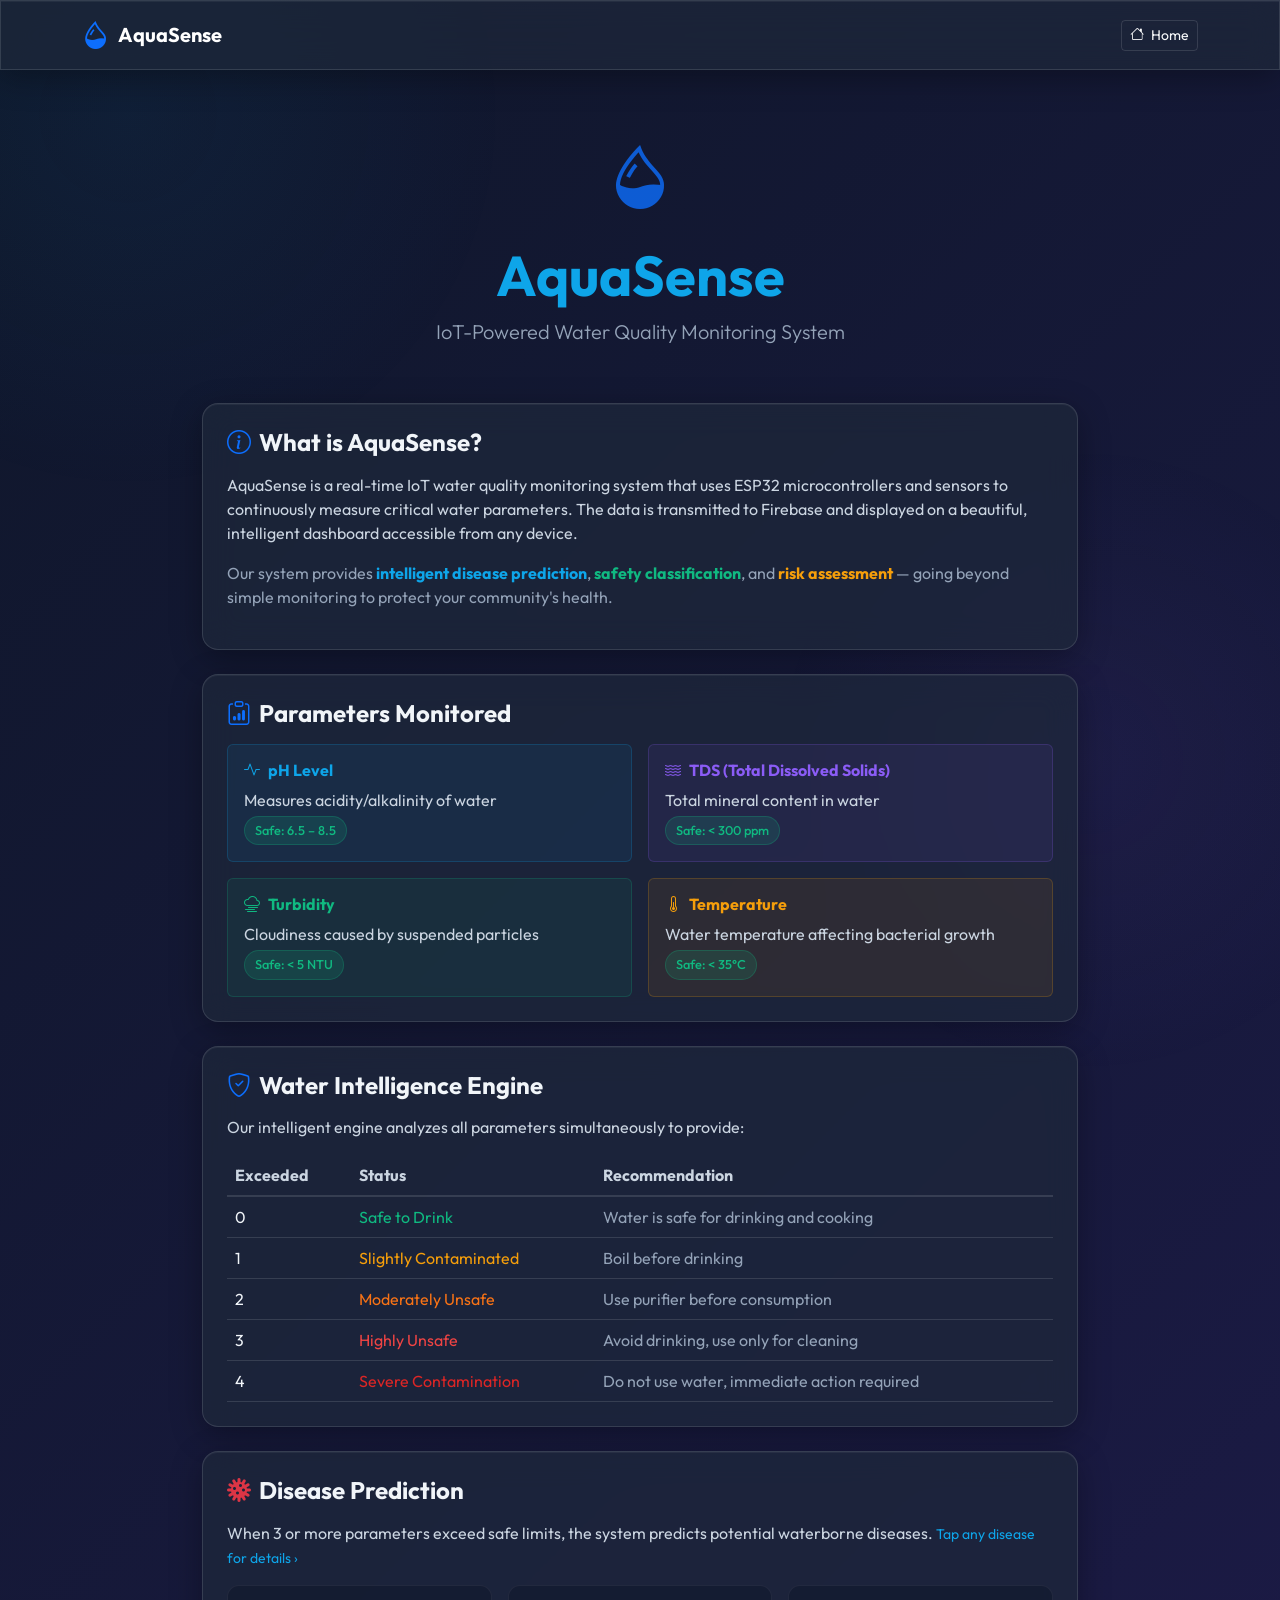
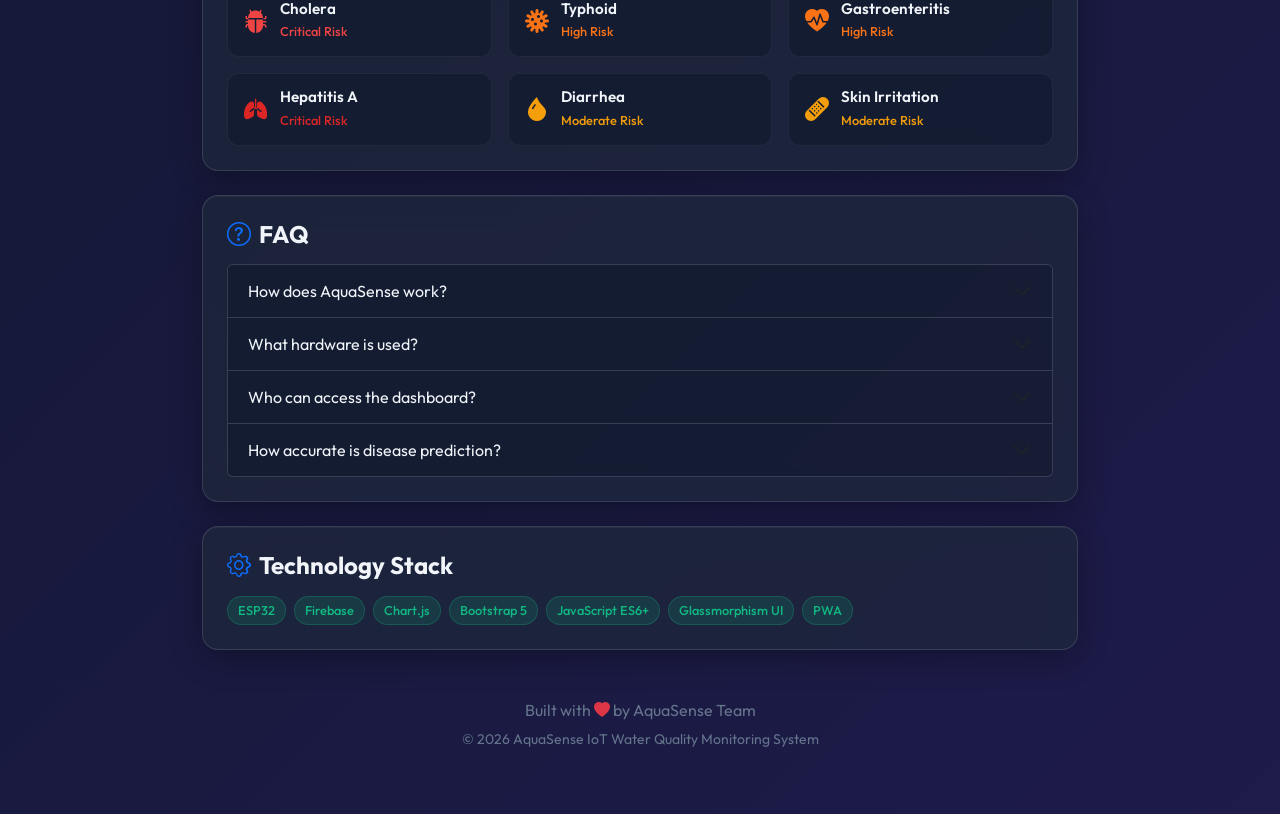
<file: website/about.html>
<!DOCTYPE html>
<html lang="en">

<head>
    <meta charset="UTF-8">
    <meta name="viewport" content="width=device-width, initial-scale=1.0, viewport-fit=cover">
    <title>About - AquaSense</title>
    <link href="https://cdn.jsdelivr.net/npm/bootstrap@5.3.0/dist/css/bootstrap.min.css" rel="stylesheet">
    <link href="css/style.css" rel="stylesheet">
    <script src="js/theme-loader.js"></script>
    <link rel="stylesheet" href="https://cdn.jsdelivr.net/npm/bootstrap-icons@1.11.0/font/bootstrap-icons.css">
    <style>
        @media (max-width: 575px) {
            .auth-container { padding: 24px 12px 16px !important; }
            .container[style*="max-width: 900px"] { padding-left: 10px !important; padding-right: 10px !important; }
            .glass-card { padding: 14px 12px !important; }
            .display-4 { font-size: 1.9rem !important; }
            #about-disease-grid .col-xl-4.col-md-6 { flex: 0 0 100%; max-width: 100%; }
            .wq-disease-card { padding: 12px; }
            .accordion-button { font-size: 0.9rem; padding: 12px 14px; }
        }
        @media (max-width: 767px) {
            #about-disease-grid .col-xl-4.col-md-6 { flex: 0 0 50%; max-width: 50%; }
            .container[style*="max-width: 900px"] { padding-left: 12px !important; padding-right: 12px !important; }
        }
    </style>
</head>

<body>
    <!-- Navbar -->
    <nav class="navbar navbar-expand-lg navbar-dark border-bottom glass-card rounded-0 mb-0"
        style="border-color: var(--glass-border) !important;">
        <div class="container">
            <a class="navbar-brand fw-bold d-flex align-items-center" href="index.html">
                <i class="bi bi-droplet-half text-primary me-2 fs-3"></i>
                AquaSense
            </a>
            <div class="d-flex align-items-center ms-auto gap-2">
                <a href="index.html" class="btn btn-outline-light btn-sm" style="border-color: var(--glass-border);">
                    <i class="bi bi-house me-1"></i> Home
                </a>
            </div>
        </div>
    </nav>

    <!-- Hero Section -->
    <div class="auth-container" style="min-height: auto; padding: 60px 20px 40px;">
        <div class="text-center" style="max-width: 700px;">
            <i class="bi bi-droplet-half text-primary" style="font-size: 4rem; opacity: 0.8;"></i>
            <h1 class="display-4 fw-bold mt-3" style="color: var(--primary);">AquaSense</h1>
            <p class="lead" style="color: #94a3b8;">IoT-Powered Water Quality Monitoring System</p>
        </div>
    </div>

    <!-- Main Content -->
    <div class="container pb-5" style="max-width: 900px;">

        <!-- What is AquaSense -->
        <div class="glass-card p-4 mb-4">
            <h4 class="fw-bold mb-3"><i class="bi bi-info-circle text-primary me-2"></i>What is AquaSense?</h4>
            <p style="color: #cbd5e1;">AquaSense is a real-time IoT water quality monitoring system that uses ESP32
                microcontrollers and sensors to continuously measure critical water parameters. The data is transmitted
                to Firebase and displayed on a beautiful, intelligent dashboard accessible from any device.</p>
            <p style="color: #94a3b8;">Our system provides <strong style="color:#0ea5e9;">intelligent disease
                    prediction</strong>, <strong style="color:#10b981;">safety classification</strong>, and <strong
                    style="color:#f59e0b;">risk assessment</strong> — going beyond simple monitoring to protect your
                community's health.</p>
        </div>

        <!-- Parameters Monitored -->
        <div class="glass-card p-4 mb-4">
            <h4 class="fw-bold mb-3"><i class="bi bi-clipboard-data text-primary me-2"></i>Parameters Monitored</h4>
            <div class="row g-3">
                <div class="col-md-6">
                    <div class="p-3 rounded"
                        style="background: rgba(14,165,233,0.08); border: 1px solid rgba(14,165,233,0.2); border-radius:12px;">
                        <h6 class="fw-bold" style="color:#0ea5e9;"><i class="bi bi-activity me-2"></i>pH Level</h6>
                        <p class="mb-1" style="color:#cbd5e1;">Measures acidity/alkalinity of water</p>
                        <span class="wq-param-chip wq-param-ok">Safe: 6.5 – 8.5</span>
                    </div>
                </div>
                <div class="col-md-6">
                    <div class="p-3 rounded"
                        style="background: rgba(139,92,246,0.08); border: 1px solid rgba(139,92,246,0.2); border-radius:12px;">
                        <h6 class="fw-bold" style="color:#8b5cf6;"><i class="bi bi-water me-2"></i>TDS (Total Dissolved
                            Solids)</h6>
                        <p class="mb-1" style="color:#cbd5e1;">Total mineral content in water</p>
                        <span class="wq-param-chip wq-param-ok">Safe: &lt; 300 ppm</span>
                    </div>
                </div>
                <div class="col-md-6">
                    <div class="p-3 rounded"
                        style="background: rgba(16,185,129,0.08); border: 1px solid rgba(16,185,129,0.2); border-radius:12px;">
                        <h6 class="fw-bold" style="color:#10b981;"><i class="bi bi-cloud-haze me-2"></i>Turbidity</h6>
                        <p class="mb-1" style="color:#cbd5e1;">Cloudiness caused by suspended particles</p>
                        <span class="wq-param-chip wq-param-ok">Safe: &lt; 5 NTU</span>
                    </div>
                </div>
                <div class="col-md-6">
                    <div class="p-3 rounded"
                        style="background: rgba(245,158,11,0.08); border: 1px solid rgba(245,158,11,0.2); border-radius:12px;">
                        <h6 class="fw-bold" style="color:#f59e0b;"><i
                                class="bi bi-thermometer-half me-2"></i>Temperature</h6>
                        <p class="mb-1" style="color:#cbd5e1;">Water temperature affecting bacterial growth</p>
                        <span class="wq-param-chip wq-param-ok">Safe: &lt; 35°C</span>
                    </div>
                </div>
            </div>
        </div>

        <!-- Water Intelligence -->
        <div class="glass-card p-4 mb-4">
            <h4 class="fw-bold mb-3"><i class="bi bi-shield-check text-primary me-2"></i>Water Intelligence Engine</h4>
            <p style="color: #cbd5e1;">Our intelligent engine analyzes all parameters simultaneously to provide:</p>
            <div class="table-responsive">
                <table class="table text-white mb-0">
                    <thead>
                        <tr>
                            <th>Exceeded</th>
                            <th>Status</th>
                            <th>Recommendation</th>
                        </tr>
                    </thead>
                    <tbody>
                        <tr>
                            <td>0</td>
                            <td><span style="color:#10b981;">Safe to Drink</span></td>
                            <td style="color:#94a3b8;">Water is safe for drinking and cooking</td>
                        </tr>
                        <tr>
                            <td>1</td>
                            <td><span style="color:#f59e0b;">Slightly Contaminated</span></td>
                            <td style="color:#94a3b8;">Boil before drinking</td>
                        </tr>
                        <tr>
                            <td>2</td>
                            <td><span style="color:#f97316;">Moderately Unsafe</span></td>
                            <td style="color:#94a3b8;">Use purifier before consumption</td>
                        </tr>
                        <tr>
                            <td>3</td>
                            <td><span style="color:#ef4444;">Highly Unsafe</span></td>
                            <td style="color:#94a3b8;">Avoid drinking, use only for cleaning</td>
                        </tr>
                        <tr>
                            <td>4</td>
                            <td><span style="color:#dc2626;">Severe Contamination</span></td>
                            <td style="color:#94a3b8;">Do not use water, immediate action required</td>
                        </tr>
                    </tbody>
                </table>
            </div>
        </div>

        <!-- Disease Prediction -->
        <div class="glass-card p-4 mb-4">
            <h4 class="fw-bold mb-3"><i class="bi bi-virus text-danger me-2"></i>Disease Prediction</h4>
            <p style="color: #cbd5e1;">When 3 or more parameters exceed safe limits, the system predicts potential waterborne diseases. <small style="color:var(--primary);">Tap any disease for details ›</small></p>
            <div class="row g-3" id="about-disease-grid">
                <!-- Data for educational preview — matched with dynamic dashboard logic -->
                <div class="col-xl-4 col-md-6">
                    <div class="wq-disease-card h-100" style="--disease-color: #ef4444;" data-disease="Cholera" role="button" tabindex="0">
                        <div class="wq-disease-icon" style="pointer-events:none;"><i class="bi bi-bug-fill"></i></div>
                        <div class="wq-disease-info" style="pointer-events:none;">
                            <h6>Cholera</h6>
                            <span class="wq-disease-severity" style="color: #ef4444">Critical Risk</span>
                        </div>
                    </div>
                </div>
                <div class="col-xl-4 col-md-6">
                    <div class="wq-disease-card h-100" style="--disease-color: #f97316;" data-disease="Typhoid" role="button" tabindex="0">
                        <div class="wq-disease-icon" style="pointer-events:none;"><i class="bi bi-virus"></i></div>
                        <div class="wq-disease-info" style="pointer-events:none;">
                            <h6>Typhoid</h6>
                            <span class="wq-disease-severity" style="color: #f97316">High Risk</span>
                        </div>
                    </div>
                </div>
                <div class="col-xl-4 col-md-6">
                    <div class="wq-disease-card h-100" style="--disease-color: #f97316;" data-disease="Gastroenteritis" role="button" tabindex="0">
                        <div class="wq-disease-icon" style="pointer-events:none;"><i class="bi bi-heart-pulse-fill"></i></div>
                        <div class="wq-disease-info" style="pointer-events:none;">
                            <h6>Gastroenteritis</h6>
                            <span class="wq-disease-severity" style="color: #f97316">High Risk</span>
                        </div>
                    </div>
                </div>
                <div class="col-xl-4 col-md-6">
                    <div class="wq-disease-card h-100" style="--disease-color: #dc2626;" data-disease="Hepatitis A" role="button" tabindex="0">
                        <div class="wq-disease-icon" style="pointer-events:none;"><i class="bi bi-lungs-fill"></i></div>
                        <div class="wq-disease-info" style="pointer-events:none;">
                            <h6>Hepatitis A</h6>
                            <span class="wq-disease-severity" style="color: #dc2626">Critical Risk</span>
                        </div>
                    </div>
                </div>
                <div class="col-xl-4 col-md-6">
                    <div class="wq-disease-card h-100" style="--disease-color: #f59e0b;" data-disease="Diarrhea" role="button" tabindex="0">
                        <div class="wq-disease-icon" style="pointer-events:none;"><i class="bi bi-droplet-fill"></i></div>
                        <div class="wq-disease-info" style="pointer-events:none;">
                            <h6>Diarrhea</h6>
                            <span class="wq-disease-severity" style="color: #f59e0b">Moderate Risk</span>
                        </div>
                    </div>
                </div>
                <div class="col-xl-4 col-md-6">
                    <div class="wq-disease-card h-100" style="--disease-color: #f59e0b;" data-disease="Skin Irritation" role="button" tabindex="0">
                        <div class="wq-disease-icon" style="pointer-events:none;"><i class="bi bi-bandaid-fill"></i></div>
                        <div class="wq-disease-info" style="pointer-events:none;">
                            <h6>Skin Irritation</h6>
                            <span class="wq-disease-severity" style="color: #f59e0b">Moderate Risk</span>
                        </div>
                    </div>
                </div>
            </div>
        </div>

        <!-- FAQ -->
        <div class="glass-card p-4 mb-4">
            <h4 class="fw-bold mb-3"><i class="bi bi-question-circle text-primary me-2"></i>FAQ</h4>
            <div class="accordion" id="faqAccordion">
                <div class="accordion-item" style="background:transparent; border-color: var(--glass-border);">
                    <h2 class="accordion-header">
                        <button class="accordion-button collapsed" type="button" data-bs-toggle="collapse"
                            data-bs-target="#faq1" style="background: rgba(15,23,42,0.5); color: var(--text-main);">
                            How does AquaSense work?
                        </button>
                    </h2>
                    <div id="faq1" class="accordion-collapse collapse" data-bs-parent="#faqAccordion">
                        <div class="accordion-body" style="background: rgba(15,23,42,0.3); color: #94a3b8;">
                            ESP32 sensors measure water parameters (pH, TDS, Turbidity, Temperature) and send data to
                            Firebase Realtime Database. The web dashboard fetches this data in real-time and runs our
                            Water Intelligence Engine to classify quality, predict diseases, and assess risk levels.
                        </div>
                    </div>
                </div>
                <div class="accordion-item" style="background:transparent; border-color: var(--glass-border);">
                    <h2 class="accordion-header">
                        <button class="accordion-button collapsed" type="button" data-bs-toggle="collapse"
                            data-bs-target="#faq2" style="background: rgba(15,23,42,0.5); color: var(--text-main);">
                            What hardware is used?
                        </button>
                    </h2>
                    <div id="faq2" class="accordion-collapse collapse" data-bs-parent="#faqAccordion">
                        <div class="accordion-body" style="background: rgba(15,23,42,0.3); color: #94a3b8;">
                            ESP32 microcontroller, pH sensor module, TDS sensor, turbidity sensor, DS18B20 temperature
                            sensor, and a Wi-Fi connection for cloud data transmission.
                        </div>
                    </div>
                </div>
                <div class="accordion-item" style="background:transparent; border-color: var(--glass-border);">
                    <h2 class="accordion-header">
                        <button class="accordion-button collapsed" type="button" data-bs-toggle="collapse"
                            data-bs-target="#faq3" style="background: rgba(15,23,42,0.5); color: var(--text-main);">
                            Who can access the dashboard?
                        </button>
                    </h2>
                    <div id="faq3" class="accordion-collapse collapse" data-bs-parent="#faqAccordion">
                        <div class="accordion-body" style="background: rgba(15,23,42,0.3); color: #94a3b8;">
                            Community users can register and view water quality data after admin approval. Admins have
                            full access including user management, data export, and historical analysis.
                        </div>
                    </div>
                </div>
                <div class="accordion-item" style="background:transparent; border-color: var(--glass-border);">
                    <h2 class="accordion-header">
                        <button class="accordion-button collapsed" type="button" data-bs-toggle="collapse"
                            data-bs-target="#faq4" style="background: rgba(15,23,42,0.5); color: var(--text-main);">
                            How accurate is disease prediction?
                        </button>
                    </h2>
                    <div id="faq4" class="accordion-collapse collapse" data-bs-parent="#faqAccordion">
                        <div class="accordion-body" style="background: rgba(15,23,42,0.3); color: #94a3b8;">
                            Disease prediction is based on WHO and BIS guidelines for water quality parameters. It
                            identifies potential risks when multiple parameters exceed safe limits simultaneously. It
                            serves as an early warning system — always consult medical professionals for health
                            concerns.
                        </div>
                    </div>
                </div>
            </div>
        </div>

        <!-- Tech Stack -->
        <div class="glass-card p-4 mb-4">
            <h4 class="fw-bold mb-3"><i class="bi bi-gear text-primary me-2"></i>Technology Stack</h4>
            <div class="d-flex flex-wrap gap-2">
                <span class="wq-param-chip wq-param-ok">ESP32</span>
                <span class="wq-param-chip wq-param-ok">Firebase</span>
                <span class="wq-param-chip wq-param-ok">Chart.js</span>
                <span class="wq-param-chip wq-param-ok">Bootstrap 5</span>
                <span class="wq-param-chip wq-param-ok">JavaScript ES6+</span>
                <span class="wq-param-chip wq-param-ok">Glassmorphism UI</span>
                <span class="wq-param-chip wq-param-ok">PWA</span>
            </div>
        </div>

        <!-- Footer -->
        <div class="text-center mt-5 mb-3" style="color: #64748b;">
            <p class="mb-1">Built with <i class="bi bi-heart-fill text-danger"></i> by AquaSense Team</p>
            <p class="mb-0"><small>© 2026 AquaSense IoT Water Quality Monitoring System</small></p>
        </div>
    </div>

    <script src="https://cdn.jsdelivr.net/npm/bootstrap@5.3.0/dist/js/bootstrap.bundle.min.js"></script>
    <script type="module">
        import { openDiseaseModal } from './js/water-intelligence.js';
        
        document.addEventListener('DOMContentLoaded', () => {
            const grid = document.getElementById('about-disease-grid');
            if (grid) {
                grid.addEventListener('click', (e) => {
                    const card = e.target.closest('.wq-disease-card');
                    if (card && card.dataset.disease) {
                        openDiseaseModal(card.dataset.disease);
                    }
                });
                grid.addEventListener('keydown', (e) => {
                    if (e.key === 'Enter' || e.key === ' ') {
                        const card = e.target.closest('.wq-disease-card');
                        if (card && card.dataset.disease) openDiseaseModal(card.dataset.disease);
                    }
                });
            }
        });
    </script>
</body>

</html>
</file>
<file: website/css/style.css>
/* Custom CSS for Premium IoT Dashboard */
@import url('https://fonts.googleapis.com/css2?family=Outfit:wght@300;400;500;600;700&display=swap');

:root {
  --primary: #0ea5e9;
  --primary-hover: #0284c7;
  --secondary: #8b5cf6;
  --dark: #0f172a;
  --dark-card: rgba(30, 41, 59, 0.7);
  --text-main: #f1f5f9;
  --text-muted: #cbd5e1;
  --text-placeholder: #64748b;
  --success: #10b981;
  --warning: #f59e0b;
  --danger: #ef4444;
  --glass-border: rgba(255, 255, 255, 0.12);
}

html {
  background: linear-gradient(135deg, #0f172a 0%, #1e1b4b 100%);
  min-height: 100%;
}

body {
  font-family: 'Outfit', sans-serif;
  background: transparent;
  color: var(--text-main);
  min-height: 100vh;
  margin: 0;
  padding: 0;
  overflow-x: hidden;
  position: relative;
}

/* Animated ambient background glow */
body::before {
  content: '';
  position: fixed;
  top: -30%;
  left: -20%;
  width: 60vw;
  height: 60vw;
  background: radial-gradient(circle, rgba(14,165,233,0.06) 0%, transparent 70%);
  pointer-events: none;
  z-index: 0;
  animation: ambientPulse 8s ease-in-out infinite alternate;
}

body::after {
  content: '';
  position: fixed;
  bottom: -20%;
  right: -10%;
  width: 50vw;
  height: 50vw;
  background: radial-gradient(circle, rgba(139,92,246,0.06) 0%, transparent 70%);
  pointer-events: none;
  z-index: 0;
  animation: ambientPulse 10s ease-in-out infinite alternate-reverse;
}

@keyframes ambientPulse {
  from { transform: scale(1) translate(0, 0); opacity: 0.8; }
  to { transform: scale(1.15) translate(5%, 3%); opacity: 1; }
}

/* Glassmorphism Classes */
.glass-card {
  background: var(--dark-card);
  backdrop-filter: blur(16px);
  -webkit-backdrop-filter: blur(16px);
  border: 1px solid var(--glass-border);
  border-radius: 16px;
  box-shadow: 0 8px 32px rgba(0, 0, 0, 0.3), inset 0 1px 0 rgba(255,255,255,0.05);
  transition: transform 0.3s ease, box-shadow 0.3s ease;
  position: relative;
  z-index: 1;
}

.glass-card:hover {
  transform: translateY(-4px);
  box-shadow: 0 16px 48px rgba(0, 0, 0, 0.45), 0 0 0 1px rgba(14,165,233,0.15), inset 0 1px 0 rgba(255,255,255,0.08);
}

/* Auth Container */
.auth-container {
  min-height: 100vh;
  display: flex;
  align-items: center;
  justify-content: center;
  padding: 20px;
}

.auth-box {
  width: 100%;
  max-width: 450px;
  padding: 40px;
  max-height: 90vh;
  overflow-y: auto;
}

.auth-box:hover {
  transform: none;
  box-shadow: 0 8px 32px rgba(0, 0, 0, 0.3);
}

/* Form Styling */
.form-label {
  color: var(--text-main);
  font-weight: 500;
  font-size: 0.95rem;
}

.form-control {
  background: rgba(15, 23, 42, 0.6);
  border: 1px solid var(--glass-border);
  color: var(--text-main);
  border-radius: 8px;
  padding: 12px 16px;
  font-size: 0.95rem;
}

.form-control::placeholder {
  color: var(--text-placeholder);
  opacity: 1;
}

.form-control:focus {
  background: rgba(15, 23, 42, 0.8);
  border-color: var(--primary);
  color: var(--text-main);
  box-shadow: 0 0 0 0.25rem rgba(14, 165, 233, 0.25);
}

/* Auth Links & Footer */
.text-muted {
  color: var(--text-muted) !important;
}

#forgot-password-link {
  color: var(--text-muted) !important;
  transition: color 0.2s ease;
}

#forgot-password-link:hover {
  color: var(--primary) !important;
}

/* Nav Pills (Sign In / Register tabs) */
.nav-pills .nav-link {
  color: var(--text-muted);
  font-weight: 500;
}

.nav-pills .nav-link.active {
  background: var(--primary);
  color: #ffffff;
}

.btn-primary {
  background: linear-gradient(to right, var(--primary), var(--secondary));
  border: none;
  padding: 12px 24px;
  border-radius: 8px;
  font-weight: 600;
  transition: opacity 0.3s ease;
}

.btn-primary:hover {
  opacity: 0.9;
}

/* Dashboard Layout */
.sidebar {
  width: 280px;
  background: var(--dark-card);
  border-right: 1px solid var(--glass-border);
  backdrop-filter: blur(16px);
  -webkit-backdrop-filter: blur(16px);
  height: 100vh;
  position: fixed;
  left: 0;
  top: 0;
  padding: 24px 20px;
  display: flex;
  flex-direction: column;
  z-index: 1000;
  transition: transform 0.3s cubic-bezier(0.4, 0, 0.2, 1);
  overflow-y: auto;
}

.sidebar-link {
  border-radius: 12px !important;
  transition: all 0.2s ease;
  border: 1px solid transparent !important;
  color: var(--text-muted) !important;
}

.sidebar-link:hover {
  background: rgba(255, 255, 255, 0.05) !important;
  color: var(--text-main) !important;
}

.sidebar-link.active {
  background: rgba(14, 165, 233, 0.15) !important;
  border-color: rgba(14, 165, 233, 0.3) !important;
  color: var(--primary) !important;
  box-shadow: 0 4px 12px rgba(0, 0, 0, 0.1);
}

.main-content {
  margin-left: 280px;
  padding: 30px;
  min-height: 100vh;
}

/* Data Cards */
.data-value {
  font-size: 2.8rem;
  font-weight: 700;
  margin: 10px 0;
  background: linear-gradient(135deg, #ffffff 0%, var(--primary) 100%);
  -webkit-background-clip: text;
  -webkit-text-fill-color: transparent;
  background-clip: text;
  letter-spacing: -1.5px;
  line-height: 1.1;
  filter: drop-shadow(0 0 12px rgba(14,165,233,0.3));
}

.status-badge {
  padding: 6px 12px;
  border-radius: 20px;
  font-size: 0.85rem;
  font-weight: 600;
  letter-spacing: 0.5px;
}

.status-safe {
  background: rgba(16, 185, 129, 0.2);
  color: var(--success);
  border: 1px solid var(--success);
}

.status-warning {
  background: rgba(245, 158, 11, 0.2);
  color: var(--warning);
  border: 1px solid var(--warning);
}

.status-danger {
  background: rgba(239, 68, 68, 0.2);
  color: var(--danger);
  border: 1px solid var(--danger);
}

/* Custom Chart Container */
.chart-container {
  height: 300px;
  width: 100%;
  margin-top: 20px;
}

/* Lists and Tables */
.table {
  color: var(--text-main);
}

.table thead th {
  border-bottom: 2px solid var(--glass-border);
  color: var(--text-muted);
}

.table td,
.table th {
  border-color: var(--glass-border);
  background: transparent;
  color: var(--text-main);
}

/* Alert Banner */
.alert-banner {
  background: rgba(239, 68, 68, 0.2);
  border: 1px solid var(--danger);
  color: var(--text-main);
  padding: 15px 20px;
  border-radius: 12px;
  display: flex;
  align-items: center;
  gap: 15px;
  margin-bottom: 24px;
}

/* Loader */
.loader {
  border: 3px solid rgba(255, 255, 255, 0.1);
  border-top: 3px solid var(--primary);
  border-radius: 50%;
  width: 24px;
  height: 24px;
  animation: spin 1s linear infinite;
  display: inline-block;
}

@keyframes spin {
  0% {
    transform: rotate(0deg);
  }

  100% {
    transform: rotate(360deg);
  }
}

/* ==================== WATER INTELLIGENCE UI ==================== */

/* Status Card */
.wq-status-header {
  padding: 30px;
  border-radius: 16px;
  text-align: center;
  position: relative;
  overflow: hidden;
}

.wq-status-header::before {
  content: '';
  position: absolute;
  inset: 0;
  border-radius: 16px;
  opacity: 0.1;
}

.wq-status-header.wq-safe {
  background: linear-gradient(135deg, rgba(16, 185, 129, 0.15), rgba(16, 185, 129, 0.05));
  border: 1px solid rgba(16, 185, 129, 0.3);
}

.wq-status-header.wq-slight {
  background: linear-gradient(135deg, rgba(245, 158, 11, 0.15), rgba(245, 158, 11, 0.05));
  border: 1px solid rgba(245, 158, 11, 0.3);
}

.wq-status-header.wq-moderate {
  background: linear-gradient(135deg, rgba(249, 115, 22, 0.15), rgba(249, 115, 22, 0.05));
  border: 1px solid rgba(249, 115, 22, 0.3);
}

.wq-status-header.wq-high {
  background: linear-gradient(135deg, rgba(239, 68, 68, 0.15), rgba(239, 68, 68, 0.05));
  border: 1px solid rgba(239, 68, 68, 0.3);
}

.wq-status-header.wq-severe {
  background: linear-gradient(135deg, rgba(220, 38, 38, 0.2), rgba(220, 38, 38, 0.05));
  border: 1px solid rgba(220, 38, 38, 0.4);
  animation: pulseSevere 2s ease-in-out infinite;
}

@keyframes pulseSevere {

  0%,
  100% {
    box-shadow: 0 0 20px rgba(220, 38, 38, 0.2);
  }

  50% {
    box-shadow: 0 0 40px rgba(220, 38, 38, 0.4);
  }
}

.wq-status-icon {
  font-size: 3rem;
  margin-bottom: 8px;
  display: block;
}

.wq-safe .wq-status-icon {
  color: #10b981;
}

.wq-slight .wq-status-icon {
  color: #f59e0b;
}

.wq-moderate .wq-status-icon {
  color: #f97316;
}

.wq-high .wq-status-icon {
  color: #ef4444;
}

.wq-severe .wq-status-icon {
  color: #dc2626;
}

.wq-status-label {
  font-weight: 700;
  font-size: 1.6rem;
  margin: 8px 0 4px;
}

.wq-safe .wq-status-label {
  color: #10b981;
}

.wq-slight .wq-status-label {
  color: #f59e0b;
}

.wq-moderate .wq-status-label {
  color: #f97316;
}

.wq-high .wq-status-label {
  color: #ef4444;
}

.wq-severe .wq-status-label {
  color: #dc2626;
}

.wq-exceeded-count {
  color: var(--text-muted);
  font-size: 0.9rem;
  margin: 0;
}

/* Recommendation Box */
.wq-rec-box {
  display: flex;
  gap: 16px;
  padding: 20px;
  border-radius: 14px;
  align-items: flex-start;
}

.wq-rec-box.wq-safe {
  background: rgba(16, 185, 129, 0.08);
  border: 1px solid rgba(16, 185, 129, 0.2);
}

.wq-rec-box.wq-slight {
  background: rgba(245, 158, 11, 0.08);
  border: 1px solid rgba(245, 158, 11, 0.2);
}

.wq-rec-box.wq-moderate {
  background: rgba(249, 115, 22, 0.08);
  border: 1px solid rgba(249, 115, 22, 0.2);
}

.wq-rec-box.wq-high {
  background: rgba(239, 68, 68, 0.08);
  border: 1px solid rgba(239, 68, 68, 0.2);
}

.wq-rec-box.wq-severe {
  background: rgba(220, 38, 38, 0.1);
  border: 1px solid rgba(220, 38, 38, 0.3);
}

.wq-rec-icon-wrap {
  font-size: 1.8rem;
  flex-shrink: 0;
  width: 48px;
  height: 48px;
  display: flex;
  align-items: center;
  justify-content: center;
  border-radius: 12px;
}

.wq-safe .wq-rec-icon-wrap {
  color: #10b981;
  background: rgba(16, 185, 129, 0.15);
}

.wq-slight .wq-rec-icon-wrap {
  color: #f59e0b;
  background: rgba(245, 158, 11, 0.15);
}

.wq-moderate .wq-rec-icon-wrap {
  color: #f97316;
  background: rgba(249, 115, 22, 0.15);
}

.wq-high .wq-rec-icon-wrap {
  color: #ef4444;
  background: rgba(239, 68, 68, 0.15);
}

.wq-severe .wq-rec-icon-wrap {
  color: #dc2626;
  background: rgba(220, 38, 38, 0.15);
}

.wq-rec-title {
  font-weight: 600;
  margin-bottom: 4px;
  color: var(--text-main);
}

.wq-rec-text {
  color: var(--text-muted);
  margin-bottom: 12px;
  font-size: 0.95rem;
}

.wq-exceeded-params {
  display: flex;
  flex-wrap: wrap;
  gap: 8px;
}

.wq-param-chip {
  padding: 4px 10px;
  border-radius: 20px;
  font-size: 0.8rem;
  font-weight: 500;
  display: inline-flex;
  align-items: center;
  gap: 4px;
}

.wq-param-ok {
  background: rgba(16, 185, 129, 0.15);
  color: #10b981;
  border: 1px solid rgba(16, 185, 129, 0.25);
}

.wq-param-bad {
  background: rgba(239, 68, 68, 0.15);
  color: #ef4444;
  border: 1px solid rgba(239, 68, 68, 0.25);
}

/* Risk Meter */
.wq-risk-container {
  text-align: center;
}

.wq-section-title {
  font-weight: 600;
  color: var(--text-main);
  margin-bottom: 16px;
  text-align: left;
}

.wq-meter-wrap {
  display: flex;
  flex-direction: column;
  align-items: center;
}

.wq-gauge {
  width: 220px;
  height: 130px;
}

.wq-gauge-fill {
  transition: stroke-dasharray 1s ease;
}

.wq-needle {
  transition: all 1s ease;
  transform-origin: 100px 100px;
}

.wq-risk-label {
  margin-top: -10px;
  font-weight: 700;
  font-size: 1.1rem;
}

.wq-risk-level {
  text-transform: uppercase;
  letter-spacing: 1px;
}

.wq-risk-scale {
  display: flex;
  justify-content: space-between;
  max-width: 220px;
  margin: 12px auto 0;
  font-size: 0.75rem;
  font-weight: 500;
}

/* Disease Prediction */
.wq-disease-container {
  position: relative;
}

.wq-disease-warning {
  color: #ef4444;
  font-weight: 500;
  font-size: 0.9rem;
  margin-bottom: 12px;
}

.wq-disease-grid {
  display: grid;
  grid-template-columns: repeat(auto-fit, minmax(180px, 1fr));
  gap: 12px;
}

.wq-disease-card {
  display: flex;
  align-items: center;
  gap: 12px;
  padding: 14px 16px;
  border-radius: 12px;
  background: rgba(15, 23, 42, 0.5);
  border: 1px solid rgba(255, 255, 255, 0.06);
  transition: all 0.3s ease;
  animation: diseasePulse 3s ease-in-out infinite;
}

.wq-disease-card:hover {
  transform: translateY(-2px);
  border-color: var(--disease-color, rgba(255, 255, 255, 0.15));
  box-shadow: 0 4px 20px rgba(0, 0, 0, 0.3);
  animation-play-state: paused;
}

@keyframes diseasePulse {
  0%, 100% { box-shadow: 0 0 5px transparent; border-color: rgba(255, 255, 255, 0.06); }
  50% { box-shadow: 0 0 15px var(--disease-color, rgba(255, 255, 255, 0.15)); border-color: var(--disease-color); }
}

.wq-disease-icon {
  font-size: 1.5rem;
  color: var(--disease-color, #ef4444);
  flex-shrink: 0;
}

.wq-disease-info h6 {
  margin: 0;
  font-weight: 600;
  font-size: 0.95rem;
  color: var(--text-main);
}

.wq-disease-severity {
  font-size: 0.8rem;
  font-weight: 500;
}

.wq-no-disease {
  text-align: center;
  padding: 20px;
  color: #10b981;
}

.wq-no-disease i {
  font-size: 2.5rem;
  display: block;
  margin-bottom: 8px;
}

.wq-no-disease p {
  color: var(--text-muted);
  margin: 0;
}

/* Intelligence Section Grid */
.wq-intelligence-grid {
  display: grid;
  grid-template-columns: 1fr 1fr;
  gap: 24px;
}

@media (max-width: 768px) {
  .wq-intelligence-grid {
    grid-template-columns: 1fr;
  }
}

/* Responsive */
@media (max-width: 991px) {
  .sidebar {
    transform: translateX(-100%);
    z-index: 1000;
    transition: transform 0.3s ease;
  }

  .sidebar.active {
    transform: translateX(0);
  }

  .main-content {
    margin-left: 0;
    padding-bottom: 80px;
  }
}

/* ==================== COMPREHENSIVE MOBILE RESPONSIVENESS ==================== */

/* ── Main content padding on mobile ── */
@media (max-width: 991px) {
  .main-content {
    padding: 16px 12px calc(80px + env(safe-area-inset-bottom)) !important;
  }
}

/* ── Header row: prevent overflow on all phones ── */
@media (max-width: 767px) {
  .header-row {
    flex-wrap: nowrap !important;
    gap: 6px !important;
    align-items: center;
  }

  .header-greeting h2 {
    font-size: 1.1rem !important;
    white-space: nowrap;
    overflow: hidden;
    text-overflow: ellipsis;
  }

  .header-greeting p {
    font-size: 0.72rem !important;
    white-space: nowrap;
    overflow: hidden;
    text-overflow: ellipsis;
  }

  /* Last-updated pill: shrink on small screens */
  #last-updated-pill {
    font-size: 0.7rem !important;
    padding: 4px 8px !important;
    height: 32px !important;
    white-space: nowrap;
    max-width: 130px;
    overflow: hidden;
  }

  #last-updated {
    font-size: 0.68rem;
    overflow: hidden;
    text-overflow: ellipsis;
    white-space: nowrap;
    max-width: 90px;
    display: inline-block;
  }

  /* Notification bell: keep touch-friendly */
  #notif-bell-btn {
    width: 32px !important;
    height: 32px !important;
  }

  /* Online badge */
  .online-badge {
    font-size: 0.68rem !important;
    padding: 3px 7px !important;
    height: 28px !important;
    white-space: nowrap;
  }

  /* Connection status text — hide label, keep icon */
  #connection-status .status-text {
    display: none;
  }
}

/* ── Notification dropdown: full-width on phones ── */
@media (max-width: 480px) {
  #notif-dropdown {
    position: fixed !important;
    right: 8px !important;
    left: 8px !important;
    top: auto !important;
    bottom: calc(70px + env(safe-area-inset-bottom)) !important;
    width: auto !important;
    max-height: 60vh;
  }
}

/* ── Data value font scaling on small cards ── */
@media (max-width: 575px) {
  .data-value {
    font-size: 1.9rem !important;
    letter-spacing: -1px;
  }

  /* Sensor cards: 2 per row */
  .col-6.col-md-3 .glass-card {
    padding: 12px 10px !important;
  }

  .col-6.col-md-3 h6 {
    font-size: 0.65rem !important;
  }

  .col-6.col-md-3 .status-badge {
    font-size: 0.7rem;
    padding: 4px 7px;
  }
}

/* ── Chart container: reduce height on phones ── */
@media (max-width: 575px) {
  .chart-container {
    height: 220px !important;
    min-height: 180px !important;
  }
}

/* ── Water Intelligence grid: single col on phones ── */
@media (max-width: 767px) {
  .wq-intelligence-grid {
    grid-template-columns: 1fr;
    gap: 16px;
  }

  .wq-gauge {
    width: 180px;
    height: 110px;
  }

  .wq-status-label {
    font-size: 1.3rem;
  }

  .wq-rec-box {
    padding: 14px 12px;
  }

  .wq-rec-icon-wrap {
    width: 40px;
    height: 40px;
    font-size: 1.4rem;
  }
}

/* ── Disease cards grid: 1 column on phones ── */
@media (max-width: 575px) {
  .wq-disease-grid {
    grid-template-columns: 1fr;
  }
}

/* ── Admin tables: horizontal scroll + readable on mobile ── */
@media (max-width: 767px) {
  #approvals .glass-card,
  #view-authlogs .glass-card {
    overflow-x: auto;
    -webkit-overflow-scrolling: touch;
  }

  #approvals table th,
  #approvals table td,
  #view-authlogs table th,
  #view-authlogs table td {
    white-space: nowrap;
    padding: 8px 10px !important;
    font-size: 0.8rem;
  }
}

/* ── Admin: Safety threshold inputs — 2-col on phones ── */
@media (max-width: 575px) {
  #settings .col-md-3.col-6 {
    flex: 0 0 50%;
    max-width: 50%;
  }

  #settings .col-md-9.col-6 {
    flex: 0 0 100%;
    max-width: 100%;
  }
}

/* ── Analytics summary: 2-col on phones ── */
@media (max-width: 575px) {
  #section-analytics .col-md-3.col-6 {
    flex: 0 0 50%;
    max-width: 50%;
  }

  #section-analytics .data-value.fs-3 {
    font-size: 1.4rem !important;
  }
}

/* ── Quick stats cards (admin): 2-col on phones ── */
@media (max-width: 575px) {
  .row.g-3.mb-4 .col-6.col-md-3 .glass-card.text-center {
    padding: 10px 8px !important;
  }

  .row.g-3.mb-4 .col-6.col-md-3 h4 {
    font-size: 1.2rem;
  }
}

/* ── History + Weekly Summary: stack on small tablets ── */
@media (max-width: 767px) {
  .col-xl-8.col-lg-7,
  .col-xl-4.col-lg-5 {
    flex: 0 0 100%;
    max-width: 100%;
  }
}

/* ── Alert banner: compact on mobile ── */
@media (max-width: 575px) {
  .alert-banner {
    padding: 10px 14px;
    gap: 10px;
    font-size: 0.85rem;
  }
  .alert-banner .bi {
    font-size: 1.1rem !important;
  }
}

/* ── Index Landing Page: mobile hero ── */
@media (max-width: 767px) {
  .hero-section .display-3 {
    font-size: 2rem !important;
    line-height: 1.15 !important;
  }

  .hero-section .lead {
    font-size: 0.95rem !important;
  }

  .hero-section .stat-number {
    font-size: 1.8rem !important;
  }

  /* Hero mini-card grid: show 2 cols */
  .hero-section .col-lg-6.hero-float {
    margin-top: 24px;
  }

  /* CTA section: reduce padding */
  .cta-section {
    padding: 28px 20px !important;
  }
}

@media (max-width: 575px) {
  .hero-section .display-3 {
    font-size: 1.7rem !important;
  }

  .hero-section .d-flex.gap-3.mb-4 {
    flex-direction: column;
    gap: 10px !important;
  }

  .hero-section .btn-lg {
    font-size: 0.9rem;
    padding: 10px 20px;
  }

  .hero-section .d-flex.gap-4 {
    gap: 16px !important;
  }
}

/* ── About page: mobile ── */
@media (max-width: 767px) {
  .auth-container[style*="padding: 60px"] {
    padding: 32px 16px 24px !important;
  }

  .container.pb-5 {
    padding-left: 12px !important;
    padding-right: 12px !important;
  }

  .container.pb-5 .glass-card {
    padding: 16px !important;
  }

  /* Disease grid in about page: 2 cols on sm, 1 col on xs */
  #about-disease-grid .col-xl-4.col-md-6 {
    flex: 0 0 50%;
    max-width: 50%;
  }
}

@media (max-width: 480px) {
  #about-disease-grid .col-xl-4.col-md-6 {
    flex: 0 0 100%;
    max-width: 100%;
  }

  .display-4 {
    font-size: 2rem !important;
  }
}

/* ── Settings page: mobile ── */
@media (max-width: 767px) {
  .container.py-5[style*="max-width: 700px"] {
    padding-top: 24px !important;
    padding-bottom: 24px !important;
    padding-left: 12px !important;
    padding-right: 12px !important;
  }

  .settings-row {
    flex-wrap: nowrap;
    gap: 8px;
  }

  .settings-row .form-check-input {
    width: 2.5em !important;
    height: 1.3em !important;
  }
}

/* ── Profile page: mobile ── */
@media (max-width: 575px) {
  .auth-box.glass-card {
    padding: 24px 16px !important;
  }

  .auth-box .input-group {
    flex-wrap: nowrap;
  }
}

/* ── Navbar (about/settings/profile): mobile ── */
@media (max-width: 575px) {
  .navbar .navbar-brand {
    font-size: 1rem;
  }

  .navbar .navbar-brand .fs-3 {
    font-size: 1.4rem !important;
  }

  .navbar .btn-sm {
    font-size: 0.75rem;
    padding: 4px 10px;
  }
}

/* ── Water Quality status header: compact on mobile ── */
@media (max-width: 575px) {
  .wq-status-header {
    padding: 18px 14px;
  }

  .wq-status-icon {
    font-size: 2.2rem;
  }

  .wq-status-label {
    font-size: 1.15rem;
  }
}

/* ── param detail table: scrollable on phones ── */
@media (max-width: 575px) {
  .table-responsive-stack {
    overflow-x: auto;
    -webkit-overflow-scrolling: touch;
  }

  .table-responsive-stack table {
    min-width: 360px;
  }
}

/* ── Sensor map: minimum height on mobile ── */
@media (max-width: 575px) {
  #sensor-map {
    min-height: 200px !important;
  }
}

/* ── Bottom nav: safe area + proper height ── */
@media (max-width: 991px) {
  .mobile-bottom-nav {
    padding-bottom: calc(8px + env(safe-area-inset-bottom)) !important;
  }

  .mobile-bottom-nav .nav-item {
    min-width: 48px;
    min-height: 48px;
    padding: 4px 8px;
    font-size: 0.65rem;
  }

  .mobile-bottom-nav .nav-item i {
    font-size: 1.2rem;
  }
}

/* ── Fix glass-card hover lift on touch (prevents layout shift) ── */
@media (hover: none) {
  .glass-card:hover {
    transform: none !important;
  }

  .feature-card:hover {
    transform: none !important;
    box-shadow: inherit !important;
  }

  .wq-disease-card:hover {
    transform: none !important;
  }
}

/* ── Admin sidebar: remove old fixed toggle button ── */
@media (max-width: 991px) {
  #sidebar-toggle {
    display: none !important;
  }
}

/* ── Prevent horizontal scroll on all pages ── */
body {
  overflow-x: hidden !important;
}

.main-content {
  max-width: 100%;
}

/* ── Calibration inputs (admin only): stack on phones ── */
@media (max-width: 575px) {
  #view-dashboard .glass-card .input-group {
    flex-wrap: wrap;
    gap: 6px;
  }

  #view-dashboard .glass-card .input-group .form-control {
    border-radius: 8px !important;
  }

  #view-dashboard .glass-card .input-group .btn {
    border-radius: 8px !important;
    width: 100%;
  }
}

/* ── Weekly summary: always 2×2 grid ── */
@media (max-width: 575px) {
  #section-report .col-6 {
    flex: 0 0 50%;
    max-width: 50%;
  }

  #section-report .fs-3 {
    font-size: 1.5rem !important;
  }
}

/* ==================== LIGHT THEME ==================== */
[data-theme="light"] {
  --primary: #0284c7;
  --primary-hover: #0369a1;
  --secondary: #7c3aed;
  --dark: #f8fafc;
  --dark-card: rgba(255, 255, 255, 0.88);
  --text-main: #1e293b;
  --text-muted: #64748b;
  --text-placeholder: #94a3b8;
  --success: #059669;
  --warning: #d97706;
  --danger: #dc2626;
  --glass-border: rgba(0, 0, 0, 0.08);
}

/* ── Background ── */
html[data-theme="light"] {
  background: linear-gradient(135deg, #e0f2fe 0%, #f0f9ff 40%, #ede9fe 100%);
}

[data-theme="light"] body { color: var(--text-main); }

[data-theme="light"] body::before {
  background: radial-gradient(circle, rgba(14,165,233,0.04) 0%, transparent 70%);
}
[data-theme="light"] body::after {
  background: radial-gradient(circle, rgba(139,92,246,0.04) 0%, transparent 70%);
}

/* ── Glass Card & Sidebar ── */
[data-theme="light"] .glass-card,
[data-theme="light"] .sidebar {
  background: var(--dark-card);
  border-color: var(--glass-border);
  box-shadow: 0 2px 16px rgba(0, 0, 0, 0.06), 0 0 0 1px rgba(0,0,0,0.03);
}
[data-theme="light"] .glass-card:hover {
  box-shadow: 0 8px 32px rgba(0, 0, 0, 0.1), 0 0 0 1px rgba(14,165,233,0.12);
}
[data-theme="light"] .sidebar {
  border-right-color: #e2e8f0;
}

/* ── Typography ── */
[data-theme="light"] .text-muted { color: #64748b !important; }
[data-theme="light"] .text-white { color: #1e293b !important; }
[data-theme="light"] h1, [data-theme="light"] h2, [data-theme="light"] h3,
[data-theme="light"] h4, [data-theme="light"] h5, [data-theme="light"] h6 {
  color: #0f172a;
}

/* ── Data Values ── */
[data-theme="light"] .data-value {
  background: linear-gradient(135deg, #0f172a 0%, #0284c7 100%);
  -webkit-background-clip: text;
  -webkit-text-fill-color: transparent;
  background-clip: text;
  filter: drop-shadow(0 0 4px rgba(2,132,199,0.15));
}

/* ── Status Badges ── */
[data-theme="light"] .status-safe {
  background: rgba(5, 150, 105, 0.12);
  color: #047857;
  border-color: #059669;
}
[data-theme="light"] .status-warning {
  background: rgba(217, 119, 6, 0.12);
  color: #b45309;
  border-color: #d97706;
}
[data-theme="light"] .status-danger {
  background: rgba(220, 38, 38, 0.12);
  color: #b91c1c;
  border-color: #dc2626;
}

/* ── Sidebar Links ── */
[data-theme="light"] .sidebar-link { color: #475569 !important; }
[data-theme="light"] .sidebar-link:hover {
  background: rgba(14, 165, 233, 0.08) !important;
  color: #0284c7 !important;
}
[data-theme="light"] .sidebar-link.active {
  background: rgba(14, 165, 233, 0.12) !important;
  border-color: rgba(14, 165, 233, 0.25) !important;
  color: #0284c7 !important;
  box-shadow: inset 3px 0 0 #0284c7, 0 0 8px rgba(14,165,233,0.06);
}

/* ── Forms ── */
[data-theme="light"] .form-control {
  background: #ffffff;
  border-color: #e2e8f0;
  color: var(--text-main);
}
[data-theme="light"] .form-control:focus {
  background: #fff;
  border-color: var(--primary);
  box-shadow: 0 0 0 0.25rem rgba(2, 132, 199, 0.15);
}
[data-theme="light"] .form-control::placeholder { color: #94a3b8; }

/* ── Buttons ── */
[data-theme="light"] .btn-outline-light {
  border-color: #cbd5e1;
  color: #475569;
}
[data-theme="light"] .btn-outline-light:hover {
  background: #f1f5f9;
  color: #0f172a;
  border-color: #94a3b8;
}
[data-theme="light"] .btn-outline-secondary {
  border-color: #cbd5e1;
  color: #475569;
}

/* ── Tables ── */
[data-theme="light"] .table { color: #334155; }
[data-theme="light"] .table thead th { color: #64748b; border-bottom-color: #e2e8f0; }
[data-theme="light"] .table td,
[data-theme="light"] .table th { border-color: #f1f5f9; color: #334155; background: transparent; }
[data-theme="light"] .param-table td,
[data-theme="light"] .param-table th { color: #334155; border-color: #e2e8f0; }

/* ── Alert Banner ── */
[data-theme="light"] .alert-banner {
  background: linear-gradient(135deg, #fef2f2, #fee2e2);
  border-color: #fca5a5;
  color: #991b1b;
}

/* ── Loader ── */
[data-theme="light"] .loader {
  border-color: rgba(0, 0, 0, 0.08);
  border-top-color: var(--primary);
}

/* ── Select options ── */
[data-theme="light"] select option { background: #fff; color: #1e293b; }

/* ── Water Intelligence Overrides ── */
[data-theme="light"] .wq-status-header.wq-safe {
  background: linear-gradient(135deg, rgba(5,150,105,0.08), rgba(5,150,105,0.02));
  border-color: rgba(5,150,105,0.2);
}
[data-theme="light"] .wq-status-header.wq-slight {
  background: linear-gradient(135deg, rgba(217,119,6,0.08), rgba(217,119,6,0.02));
  border-color: rgba(217,119,6,0.2);
}
[data-theme="light"] .wq-status-header.wq-moderate {
  background: linear-gradient(135deg, rgba(234,88,12,0.08), rgba(234,88,12,0.02));
  border-color: rgba(234,88,12,0.2);
}
[data-theme="light"] .wq-status-header.wq-high {
  background: linear-gradient(135deg, rgba(220,38,38,0.08), rgba(220,38,38,0.02));
  border-color: rgba(220,38,38,0.2);
}
[data-theme="light"] .wq-status-header.wq-severe {
  background: linear-gradient(135deg, rgba(185,28,28,0.1), rgba(185,28,28,0.03));
  border-color: rgba(185,28,28,0.25);
}

[data-theme="light"] .wq-rec-box.wq-safe { background: rgba(5,150,105,0.06); border-color: rgba(5,150,105,0.15); }
[data-theme="light"] .wq-rec-box.wq-slight { background: rgba(217,119,6,0.06); border-color: rgba(217,119,6,0.15); }
[data-theme="light"] .wq-rec-box.wq-moderate { background: rgba(234,88,12,0.06); border-color: rgba(234,88,12,0.15); }
[data-theme="light"] .wq-rec-box.wq-high { background: rgba(220,38,38,0.06); border-color: rgba(220,38,38,0.15); }
[data-theme="light"] .wq-rec-box.wq-severe { background: rgba(185,28,28,0.06); border-color: rgba(185,28,28,0.15); }

[data-theme="light"] .wq-param-ok {
  background: rgba(5,150,105,0.1);
  color: #047857;
  border-color: rgba(5,150,105,0.2);
}
[data-theme="light"] .wq-param-bad {
  background: rgba(220,38,38,0.1);
  color: #b91c1c;
  border-color: rgba(220,38,38,0.2);
}

[data-theme="light"] .wq-disease-card {
  background: rgba(255,255,255,0.7);
  border-color: rgba(0,0,0,0.06);
}
[data-theme="light"] .wq-disease-info h6 { color: #1e293b; }
[data-theme="light"] .wq-no-disease p { color: #64748b; }

/* ── Disease Modal Light ── */
[data-theme="light"] .disease-modal-sheet {
  background: linear-gradient(180deg, rgba(248,250,252,0.99) 0%, rgba(241,245,249,0.99) 100%);
  border-color: #e2e8f0;
  box-shadow: 0 24px 80px rgba(0,0,0,0.15);
}
[data-theme="light"] .disease-modal-backdrop { background: rgba(0,0,0,0.3); }
[data-theme="light"] .disease-modal-name { color: #0f172a; }
[data-theme="light"] .disease-modal-desc,
[data-theme="light"] .disease-symptom-list li,
[data-theme="light"] .disease-precaution-box p { color: #475569; }
[data-theme="light"] .disease-modal-close {
  background: rgba(0,0,0,0.04);
  border-color: #e2e8f0;
  color: #64748b;
}
[data-theme="light"] .disease-modal-handle { background: rgba(0,0,0,0.12); }
[data-theme="light"] .disease-trigger-chip { background: rgba(0,0,0,0.04); }

/* ── Mobile Bottom Nav ── */
[data-theme="light"] .mobile-bottom-nav {
  background: rgba(255,255,255,0.92);
  border-top-color: #e2e8f0;
  box-shadow: 0 -2px 12px rgba(0,0,0,0.06);
}
[data-theme="light"] .mobile-bottom-nav .nav-item { color: #64748b; }
[data-theme="light"] .mobile-bottom-nav .nav-item.active,
[data-theme="light"] .mobile-bottom-nav .nav-item:hover { color: #0284c7; background: rgba(2,132,199,0.08); }

/* ── Sidebar Overlay ── */
[data-theme="light"] .sidebar-overlay { background: rgba(0,0,0,0.2); }

/* ── Sensor Card Accents (keep visible on light) ── */
[data-theme="light"] .glass-card.sensor-ph   { border-top-color: rgba(2,132,199,0.5); }
[data-theme="light"] .glass-card.sensor-tds  { border-top-color: rgba(124,58,237,0.5); }
[data-theme="light"] .glass-card.sensor-turb { border-top-color: rgba(79,70,229,0.5); }
[data-theme="light"] .glass-card.sensor-temp { border-top-color: rgba(217,119,6,0.5); }

/* ── Online Badge ── */
[data-theme="light"] .online-badge.status-safe { background: rgba(5,150,105,0.1); color: #047857; border-color: #059669; }
[data-theme="light"] .online-badge.status-danger { background: rgba(220,38,38,0.1); color: #b91c1c; border-color: #dc2626; }

/* ── Settings Page Rows ── */
.settings-row {
  background: rgba(15,23,42,0.5);
  border: 1px solid var(--glass-border);
  border-radius: 10px;
}
[data-theme="light"] .settings-row {
  background: rgba(241,245,249,0.8);
  border-color: #e2e8f0;
}

/* ── Navbar on Light ── */
[data-theme="light"] .navbar { background: rgba(255,255,255,0.85) !important; border-bottom-color: #e2e8f0 !important; }

/* ── Auth Box ── */
[data-theme="light"] .auth-box { background: rgba(255,255,255,0.9); box-shadow: 0 4px 24px rgba(0,0,0,0.08); }
[data-theme="light"] .auth-box:hover { box-shadow: 0 4px 24px rgba(0,0,0,0.08); }

/* ── Landing Page ── */
[data-theme="light"] .hero-bg {
  background: radial-gradient(circle at 20% 50%, rgba(2,132,199,0.08) 0%, transparent 50%),
              radial-gradient(circle at 80% 20%, rgba(124,58,237,0.06) 0%, transparent 50%),
              radial-gradient(circle at 50% 80%, rgba(5,150,105,0.04) 0%, transparent 50%);
}
[data-theme="light"] .cta-section {
  background: linear-gradient(135deg, rgba(2,132,199,0.06), rgba(124,58,237,0.06));
  border-color: #e2e8f0;
}
[data-theme="light"] .feature-card { box-shadow: 0 2px 12px rgba(0,0,0,0.06) !important; }
[data-theme="light"] .feature-card:hover { box-shadow: 0 8px 32px rgba(0,0,0,0.1) !important; }

/* ── Scrollbar ── */
[data-theme="light"] ::-webkit-scrollbar { width: 8px; }
[data-theme="light"] ::-webkit-scrollbar-track { background: #f1f5f9; }
[data-theme="light"] ::-webkit-scrollbar-thumb { background: #cbd5e1; border-radius: 4px; }
[data-theme="light"] ::-webkit-scrollbar-thumb:hover { background: #94a3b8; }

/* ── Nav Pills ── */
[data-theme="light"] .nav-pills .nav-link { color: #64748b; }
[data-theme="light"] .nav-pills .nav-link.active { background: var(--primary); color: #fff; }

/* ── Bootstrap form-check (toggle switch) ── */
[data-theme="light"] .form-check-input { background-color: #e2e8f0; border-color: #cbd5e1; }
[data-theme="light"] .form-check-input:checked { background-color: var(--primary); border-color: var(--primary); }

/* ── Notification dropdown ── */
[data-theme="light"] #notif-dropdown { background: rgba(255,255,255,0.96) !important; border-color: #e2e8f0 !important; }

/* ── Weekly summary stats ── */
[data-theme="light"] .glass-card .fw-bold { color: #0f172a; }

/* ==================== MOBILE BOTTOM NAV ==================== */
.mobile-bottom-nav {
  display: none;
  position: fixed;
  bottom: 0;
  left: 0;
  right: 0;
  z-index: 1001;
  background: var(--dark-card);
  backdrop-filter: blur(20px);
  -webkit-backdrop-filter: blur(20px);
  border-top: 1px solid var(--glass-border);
  padding: 8px 0 calc(8px + env(safe-area-inset-bottom));
}

.mobile-bottom-nav .nav-items {
  display: flex;
  justify-content: space-around;
  align-items: center;
}

.mobile-bottom-nav .nav-item {
  display: flex;
  flex-direction: column;
  align-items: center;
  gap: 2px;
  padding: 6px 12px;
  border-radius: 12px;
  color: var(--text-muted);
  text-decoration: none;
  font-size: 0.7rem;
  font-weight: 500;
  transition: all 0.2s ease;
  cursor: pointer;
  border: none;
  background: none;
}

.mobile-bottom-nav .nav-item i {
  font-size: 1.3rem;
}

.mobile-bottom-nav .nav-item.active,
.mobile-bottom-nav .nav-item:hover {
  color: var(--primary);
  background: rgba(14, 165, 233, 0.1);
}

@media (max-width: 991px) {
  .mobile-bottom-nav {
    display: block;
  }

  /* Push main content above bottom nav */
  .main-content {
    padding-bottom: calc(80px + env(safe-area-inset-bottom)) !important;
  }

  /* Sidebar slides in from left on mobile */
  .sidebar {
    position: fixed;
    left: -280px;
    top: 0;
    height: 100%;
    width: 260px;
    z-index: 1000;
    transition: left 0.3s cubic-bezier(0.4, 0, 0.2, 1);
    overflow-y: auto;
  }
  .sidebar.active {
    left: 0;
    box-shadow: 4px 0 24px rgba(0,0,0,0.5);
  }

  /* Hide the old fixed top-left toggle if it exists */
  #sidebar-toggle {
    display: none !important;
  }
}

/* Mobile sidebar overlay */
.sidebar-overlay {
  display: none;
  position: fixed;
  top: 0;
  left: 0;
  right: 0;
  bottom: 0;
  background: rgba(0, 0, 0, 0.5);
  z-index: 999;
}

.sidebar-overlay.active {
  display: block;
}

/* Mobile header hamburger */
.mobile-menu-btn {
  display: none;
  background: none;
  border: 1px solid var(--glass-border);
  color: var(--text-main);
  border-radius: 8px;
  padding: 6px 10px;
  font-size: 1.3rem;
  cursor: pointer;
}

@media (max-width: 991px) {
  .mobile-menu-btn {
    display: inline-flex;
  }
}

/* Smooth theme transition */
html, body, .glass-card, .sidebar, .form-control, .btn-outline-light,
.sidebar-link, .alert-banner, .mobile-bottom-nav {
  transition: background 0.4s ease, color 0.3s ease, border-color 0.3s ease;
}

/* ==================== ENHANCED SENSOR CARDS ==================== */
/* Accent top-border glow per parameter */
.glass-card.sensor-ph    { border-top: 2px solid rgba(14,165,233,0.6); }
.glass-card.sensor-tds   { border-top: 2px solid rgba(139,92,246,0.6); }
.glass-card.sensor-turb  { border-top: 2px solid rgba(99,102,241,0.6); }
.glass-card.sensor-temp  { border-top: 2px solid rgba(245,158,11,0.6); }

/* Subtle shimmer on data load */
@keyframes shimmerIn {
  from { opacity: 0; transform: translateY(6px); }
  to   { opacity: 1; transform: translateY(0); }
}
.data-value { animation: shimmerIn 0.5s ease-out; }

@keyframes cardPulseGlow {
  0%, 100% { box-shadow: 0 0 15px var(--disease-color); opacity: 0.9; transform: translateY(0px); }
  50% { box-shadow: 0 0 30px var(--disease-color); opacity: 1; transform: translateY(-2px); }
}

/* Apply continuous pulse glow to all disease cards */
.wq-disease-card {
  animation: cardPulseGlow 3s ease-in-out infinite;
}

/* Neon sidebar active — stronger glow */
.sidebar-link.active {
  box-shadow: inset 3px 0 0 var(--primary), 0 0 16px rgba(14,165,233,0.12);
}

/* ==================== DISEASE DETAIL MODAL ==================== */

/* Make disease cards look tappable */
.wq-disease-card {
  cursor: pointer;
  position: relative;
  z-index: 2;                    /* sit above glass-card stacking context */
  -webkit-tap-highlight-color: rgba(255,255,255,0.08);
}

/* Removed overlapping Tap for details pseudo-element */
.wq-disease-card:active {
  transform: scale(0.97);
}

/* Backdrop overlay */
.disease-modal-backdrop {
  position: fixed;
  inset: 0;
  background: rgba(0, 0, 0, 0.7);
  backdrop-filter: blur(4px);
  -webkit-backdrop-filter: blur(4px);
  z-index: 9998;
  opacity: 0;
  transition: opacity 0.3s ease;
  pointer-events: none;
}

.disease-modal-backdrop.visible {
  opacity: 1;
  pointer-events: all;
}

/* Modal sheet — slides up from bottom on mobile */
.disease-modal-sheet {
  position: fixed;
  bottom: 0;
  left: 0;
  right: 0;
  z-index: 9999;
  background: linear-gradient(180deg, #161e37 0%, #0f172a 100%);
  border-top: 1px solid var(--glass-border);
  border-radius: 24px 24px 0 0;
  padding: 0;
  max-height: 88vh;
  overflow-y: auto;
  transform: translateY(100%);
  transition: transform 0.38s cubic-bezier(0.34, 1.10, 0.64, 1);
  box-shadow: 0 -16px 60px rgba(0, 0, 0, 0.6);
}

.disease-modal-sheet.visible {
  transform: translateY(0);
}

/* Desktop: centered dialog */
@media (min-width: 768px) {
  .disease-modal-sheet {
    top: 50%;
    left: 50%;
    right: auto;
    bottom: auto;
    width: 580px;
    max-width: 92vw;
    max-height: 82vh;
    border-radius: 20px;
    border: 1px solid var(--glass-border);
    box-shadow: 0 24px 80px rgba(0, 0, 0, 0.7);
    transform: translate(-50%, -50%) scale(0.9);
    transition: transform 0.3s cubic-bezier(0.34, 1.10, 0.64, 1), opacity 0.3s ease;
    opacity: 0;
  }
  .disease-modal-sheet.visible {
    transform: translate(-50%, -50%) scale(1);
    opacity: 1;
  }
}

/* Drag handle */
.disease-modal-handle {
  width: 40px;
  height: 4px;
  background: rgba(255,255,255,0.2);
  border-radius: 4px;
  margin: 14px auto 0;
}

@media (min-width: 768px) {
  .disease-modal-handle { display: none; }
}

/* Modal inner padding */
.disease-modal-body {
  padding: 20px 24px 28px;
}

/* Modal header */
.disease-modal-header {
  display: flex;
  align-items: flex-start;
  justify-content: space-between;
  gap: 12px;
  margin-bottom: 20px;
}

.disease-modal-title-wrap {
  display: flex;
  align-items: center;
  gap: 14px;
}

.disease-modal-icon {
  width: 52px;
  height: 52px;
  border-radius: 14px;
  display: flex;
  align-items: center;
  justify-content: center;
  font-size: 1.6rem;
  flex-shrink: 0;
}

.disease-modal-name {
  font-size: 1.35rem;
  font-weight: 700;
  color: var(--text-main);
  margin: 0 0 4px;
}

.disease-modal-severity-badge {
  display: inline-block;
  padding: 3px 10px;
  border-radius: 20px;
  font-size: 0.75rem;
  font-weight: 600;
  letter-spacing: 0.5px;
}

.disease-modal-close {
  background: rgba(255,255,255,0.07);
  border: 1px solid var(--glass-border);
  border-radius: 10px;
  color: var(--text-muted);
  width: 34px;
  height: 34px;
  display: flex;
  align-items: center;
  justify-content: center;
  cursor: pointer;
  font-size: 1rem;
  flex-shrink: 0;
  transition: all 0.2s ease;
  padding: 0;
}

.disease-modal-close:hover {
  background: rgba(239, 68, 68, 0.15);
  border-color: rgba(239, 68, 68, 0.3);
  color: #ef4444;
}

/* Divider */
.disease-modal-divider {
  border: none;
  border-top: 1px solid var(--glass-border);
  margin: 16px 0;
}

/* Section headings inside modal */
.disease-modal-section-label {
  font-size: 0.72rem;
  font-weight: 600;
  text-transform: uppercase;
  letter-spacing: 1px;
  color: var(--text-placeholder);
  margin-bottom: 8px;
}

/* Description text */
.disease-modal-desc {
  color: var(--text-muted);
  font-size: 0.92rem;
  line-height: 1.6;
  margin: 0;
}

/* Parameter trigger chips */
.disease-trigger-grid {
  display: flex;
  flex-wrap: wrap;
  gap: 8px;
  margin-top: 4px;
}

.disease-trigger-chip {
  display: flex;
  align-items: center;
  gap: 6px;
  padding: 6px 12px;
  border-radius: 10px;
  font-size: 0.82rem;
  font-weight: 500;
}

.disease-trigger-chip .dchip-label {
  color: var(--text-muted);
}

.disease-trigger-chip .dchip-limit {
  font-weight: 700;
  color: var(--text-main);
}

/* Symptoms list */
.disease-symptom-list {
  list-style: none;
  padding: 0;
  margin: 4px 0 0;
  display: flex;
  flex-direction: column;
  gap: 6px;
}

.disease-symptom-list li {
  display: flex;
  align-items: center;
  gap: 8px;
  font-size: 0.88rem;
  color: var(--text-muted);
}

.disease-symptom-list li i {
  font-size: 0.75rem;
  flex-shrink: 0;
}

/* Precaution box */
.disease-precaution-box {
  border-radius: 12px;
  padding: 14px 16px;
  margin-top: 4px;
}

.disease-precaution-box p {
  margin: 0;
  font-size: 0.88rem;
  line-height: 1.55;
  color: var(--text-muted);
}
</file>
